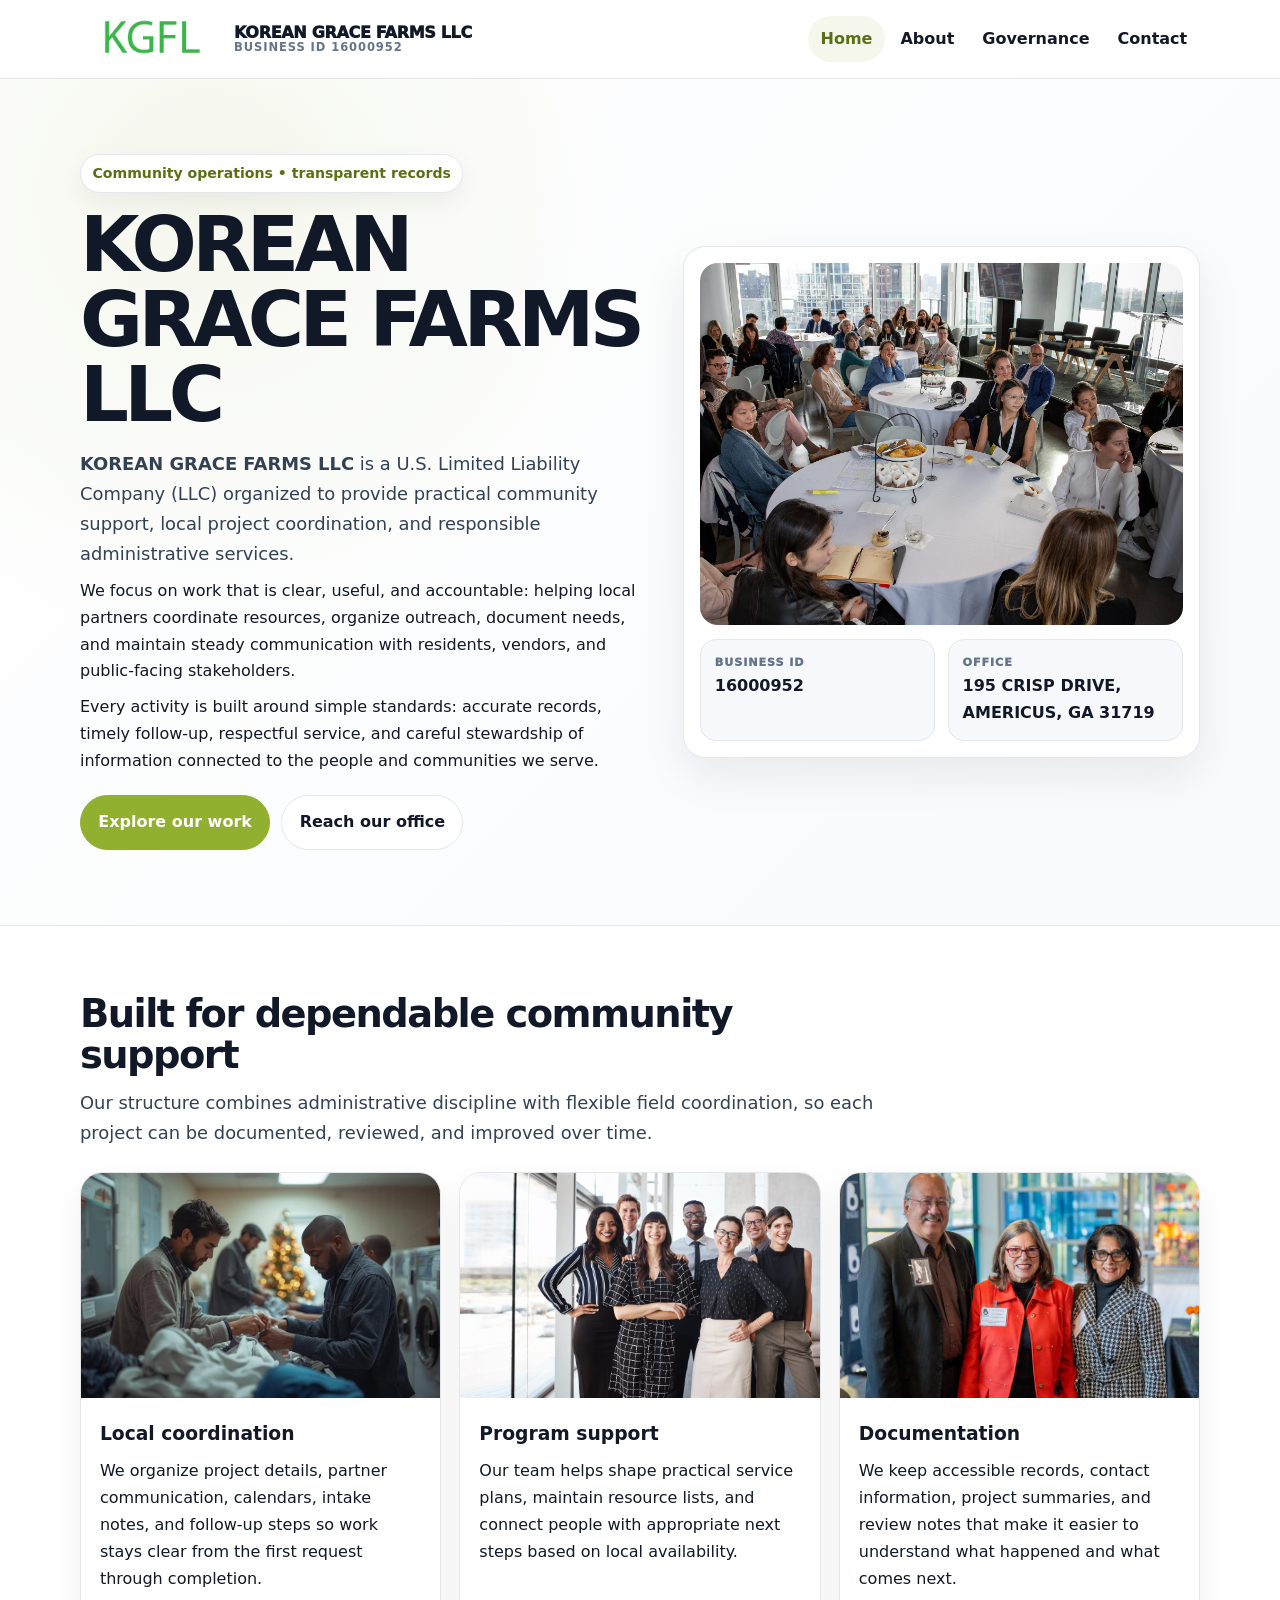
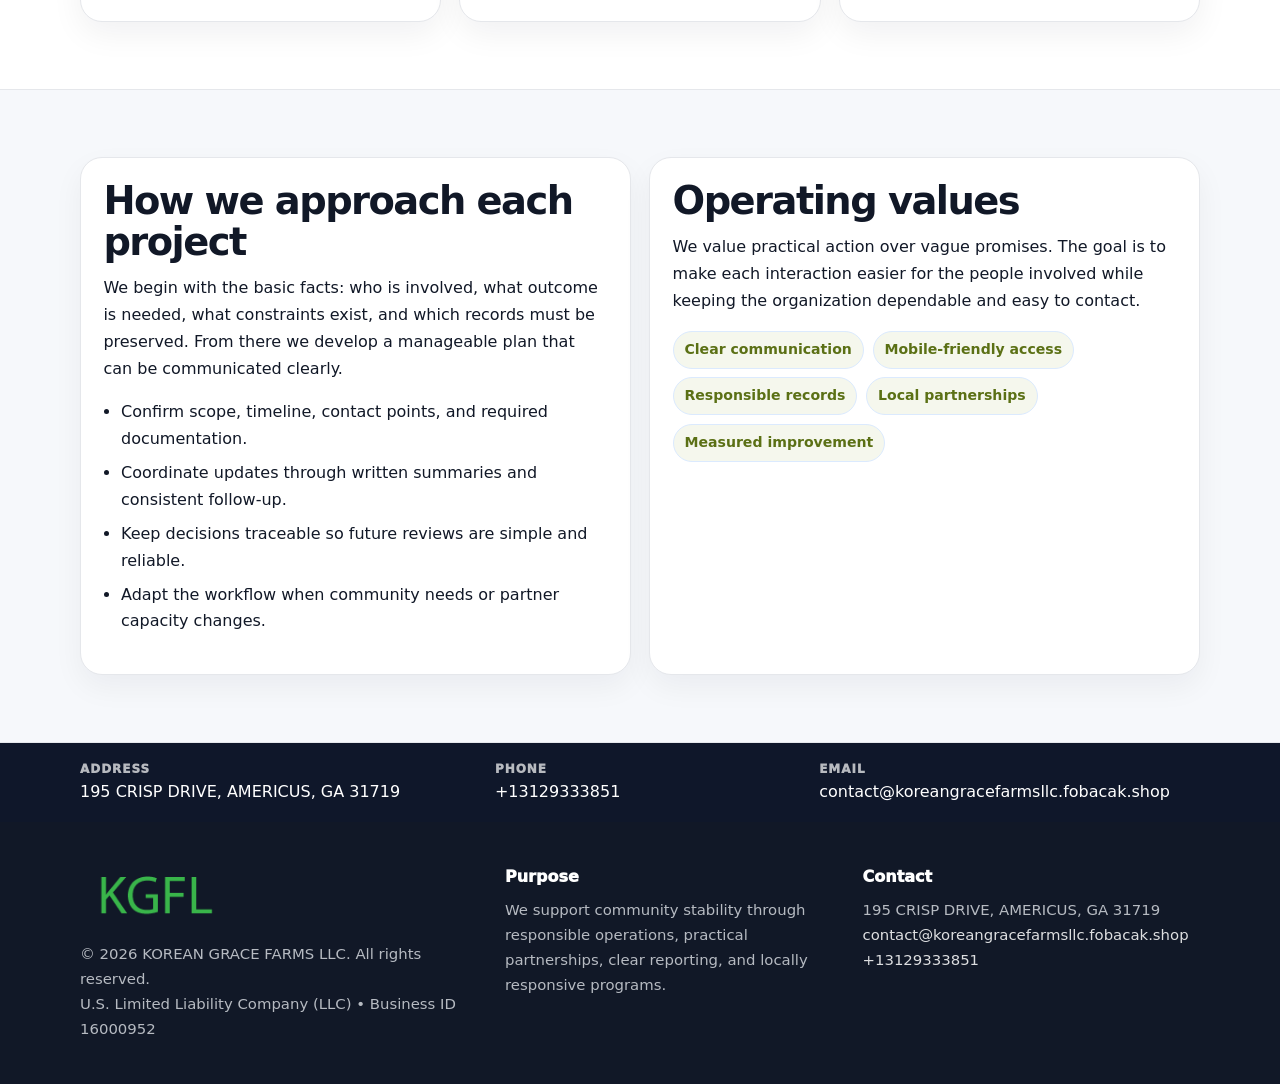
<file: index.html>
<!doctype html><html lang="en"><head><meta charset="utf-8"><meta name="viewport" content="width=device-width,initial-scale=1"><title>KOREAN GRACE FARMS LLC – Nonprofit • 2025</title><link rel="stylesheet" href="assets/styles.css"><link rel="icon" href="images/logo.png"><meta name="data-ein" content="16000952"><meta name="data-name" content="KOREAN GRACE FARMS LLC"><meta name="data-email" content="contact@koreangracefarmsllc.fobacak.shop"><meta name="data-phone" content="+13129333851"><meta name="data-address" content="195 CRISP DRIVE, AMERICUS, GA 31719"><meta name="data-map" content="195+CRISP+DRIVE,+AMERICUS,+GA+31719">  <meta name="description" content="Our nonprofit strengthens the community with programs focused on community services, education, and direct relief.">
</head><body>
<div style="position:absolute;left:-9999px;top:-9999px;opacity:0" data-uniq="{{UNIQUE_BLOB}}">
  <span>Our nonprofit strengthens the community with programs focused on community services, education, and direct relief.</span><svg width="12" height="12" viewBox="0 0 12 12" xmlns="http://www.w3.org/2000/svg"><circle cx="6" cy="6" r="5" fill="#047857"/></svg><img src="images/education.jpg" width="1" height="1" alt="" loading="lazy"/>
</div>
<header class="site-header"><div class="container header-inner"><a class="c06a66c9d15" href="index.html"><img src="images/logo.png" alt="KOREAN GRACE FARMS LLC logo"><span class="brand-name"><span>KOREAN GRACE FARMS LLC</span><span class="brand-kicker">Business ID 16000952</span></span></a><button class="c1302ba0ef7" aria-expanded="false" aria-controls="mainnav">Menu</button><nav class="c81f26c0091" id="mainnav" aria-label="Main navigation"><a class="active" href="index.html">Home</a><a class="" href="about.html">About</a><a class="" href="governance.html">Governance</a><a class="" href="contact.html">Contact</a></nav></div></header><main id="content"><section class="cbeac929a41"><div class="container hero-grid"><div><span class="eyebrow">Community operations • transparent records</span><h1>KOREAN GRACE FARMS LLC</h1><p class="c299c4f4505"><strong>KOREAN GRACE FARMS LLC</strong> is a U.S. Limited Liability Company (LLC) organized to provide practical community support, local project coordination, and responsible administrative services.</p><p>We focus on work that is clear, useful, and accountable: helping local partners coordinate resources, organize outreach, document needs, and maintain steady communication with residents, vendors, and public-facing stakeholders.</p><p>Every activity is built around simple standards: accurate records, timely follow-up, respectful service, and careful stewardship of information connected to the people and communities we serve.</p><div class="actions"><a class="ca225972f7a btn-primary" href="about.html">Explore our work</a><a class="ca225972f7a" href="contact.html">Reach our office</a></div></div><aside class="hero-card"><img src="images/hero.jpg" alt="Community planning table"><div class="mini-grid"><div class="mini"><div class="mini-label">Business ID</div><strong>16000952</strong></div><div class="mini"><div class="mini-label">Office</div><strong>195 CRISP DRIVE, AMERICUS, GA 31719</strong></div></div></aside></div></section><section class="section"><div class="container"><div class="section-head"><h2>Built for dependable community support</h2><p class="c299c4f4505">Our structure combines administrative discipline with flexible field coordination, so each project can be documented, reviewed, and improved over time.</p></div><div class="grid-3"><article class="c0609702994"><img src="images/community.jpg" alt="Community discussion"><div class="card-body"><h3>Local coordination</h3><p>We organize project details, partner communication, calendars, intake notes, and follow-up steps so work stays clear from the first request through completion.</p></div></article><article class="c0609702994"><img src="images/programs.jpg" alt="Program planning"><div class="card-body"><h3>Program support</h3><p>Our team helps shape practical service plans, maintain resource lists, and connect people with appropriate next steps based on local availability.</p></div></article><article class="c0609702994"><img src="images/education.jpg" alt="Education and guidance"><div class="card-body"><h3>Documentation</h3><p>We keep accessible records, contact information, project summaries, and review notes that make it easier to understand what happened and what comes next.</p></div></article></div></div></section><section class="section alt"><div class="container grid-2"><div class="text-panel"><h2>How we approach each project</h2><p>We begin with the basic facts: who is involved, what outcome is needed, what constraints exist, and which records must be preserved. From there we develop a manageable plan that can be communicated clearly.</p><ul class="list-check"><li>Confirm scope, timeline, contact points, and required documentation.</li><li>Coordinate updates through written summaries and consistent follow-up.</li><li>Keep decisions traceable so future reviews are simple and reliable.</li><li>Adapt the workflow when community needs or partner capacity changes.</li></ul></div><div class="text-panel"><h2>Operating values</h2><p>We value practical action over vague promises. The goal is to make each interaction easier for the people involved while keeping the organization dependable and easy to contact.</p><div class="pill-list"><span class="pill">Clear communication</span><span class="pill">Mobile-friendly access</span><span class="pill">Responsible records</span><span class="pill">Local partnerships</span><span class="pill">Measured improvement</span></div></div></div></section></main><section class="contact-strip"><div class="container strip-grid"><div class="strip-item"><div class="strip-label">Address</div>195 CRISP DRIVE, AMERICUS, GA 31719</div><div class="strip-item"><div class="strip-label">Phone</div><a href="tel:+13129333851">+13129333851</a></div><div class="strip-item"><div class="strip-label">Email</div><a href="mailto:contact@koreangracefarmsllc.fobacak.shop">contact@koreangracefarmsllc.fobacak.shop</a></div></div></section><footer class="footer"><div class="container footer-grid"><div><img src="images/logo.png" alt=""><div class="small">© <span id="year"></span> KOREAN GRACE FARMS LLC. All rights reserved.</div><div class="small">U.S. Limited Liability Company (LLC) • Business ID 16000952</div></div><div><div class="footer-title">Purpose</div><div class="small">We support community stability through responsible operations, practical partnerships, clear reporting, and locally responsive programs.</div></div><div><div class="footer-title">Contact</div><div class="small">195 CRISP DRIVE, AMERICUS, GA 31719<br><a href="mailto:contact@koreangracefarmsllc.fobacak.shop">contact@koreangracefarmsllc.fobacak.shop</a><br><a href="tel:+13129333851">+13129333851</a></div></div></div></footer><script>(function(){const $=s=>document.querySelector(s);const btn=$('.menu-toggle'),nav=$('.nav');if(btn&&nav){btn.addEventListener('click',()=>{const open=nav.classList.toggle('open');btn.setAttribute('aria-expanded',open?'true':'false')});nav.querySelectorAll('a').forEach(a=>a.addEventListener('click',()=>nav.classList.remove('open')))}function g(n){const e=document.querySelector('meta[name="'+n+'"]');return e?e.content:''}function h(s){let x=2166136261>>>0;for(let i=0;i<s.length;i++){x^=s.charCodeAt(i);x=Math.imul(x,16777619)}return x>>>0}let k=(g('data-ein')||g('data-name')||location.hostname||'default');const key=h(String(k)),H=key%360,S=55+(key%18),L=44;document.documentElement.style.setProperty('--brand','hsl('+H+' '+S+'% '+L+'%)');document.documentElement.style.setProperty('--brand-ink','hsl('+H+' '+Math.min(95,S+12)+'% '+Math.max(22,L-18)+'%)');document.documentElement.style.setProperty('--soft','hsl('+H+' '+Math.max(38,S-18)+'% 95%)');const y=document.getElementById('year');if(y)y.textContent=new Date().getFullYear();})();</script></body></html>
</file>
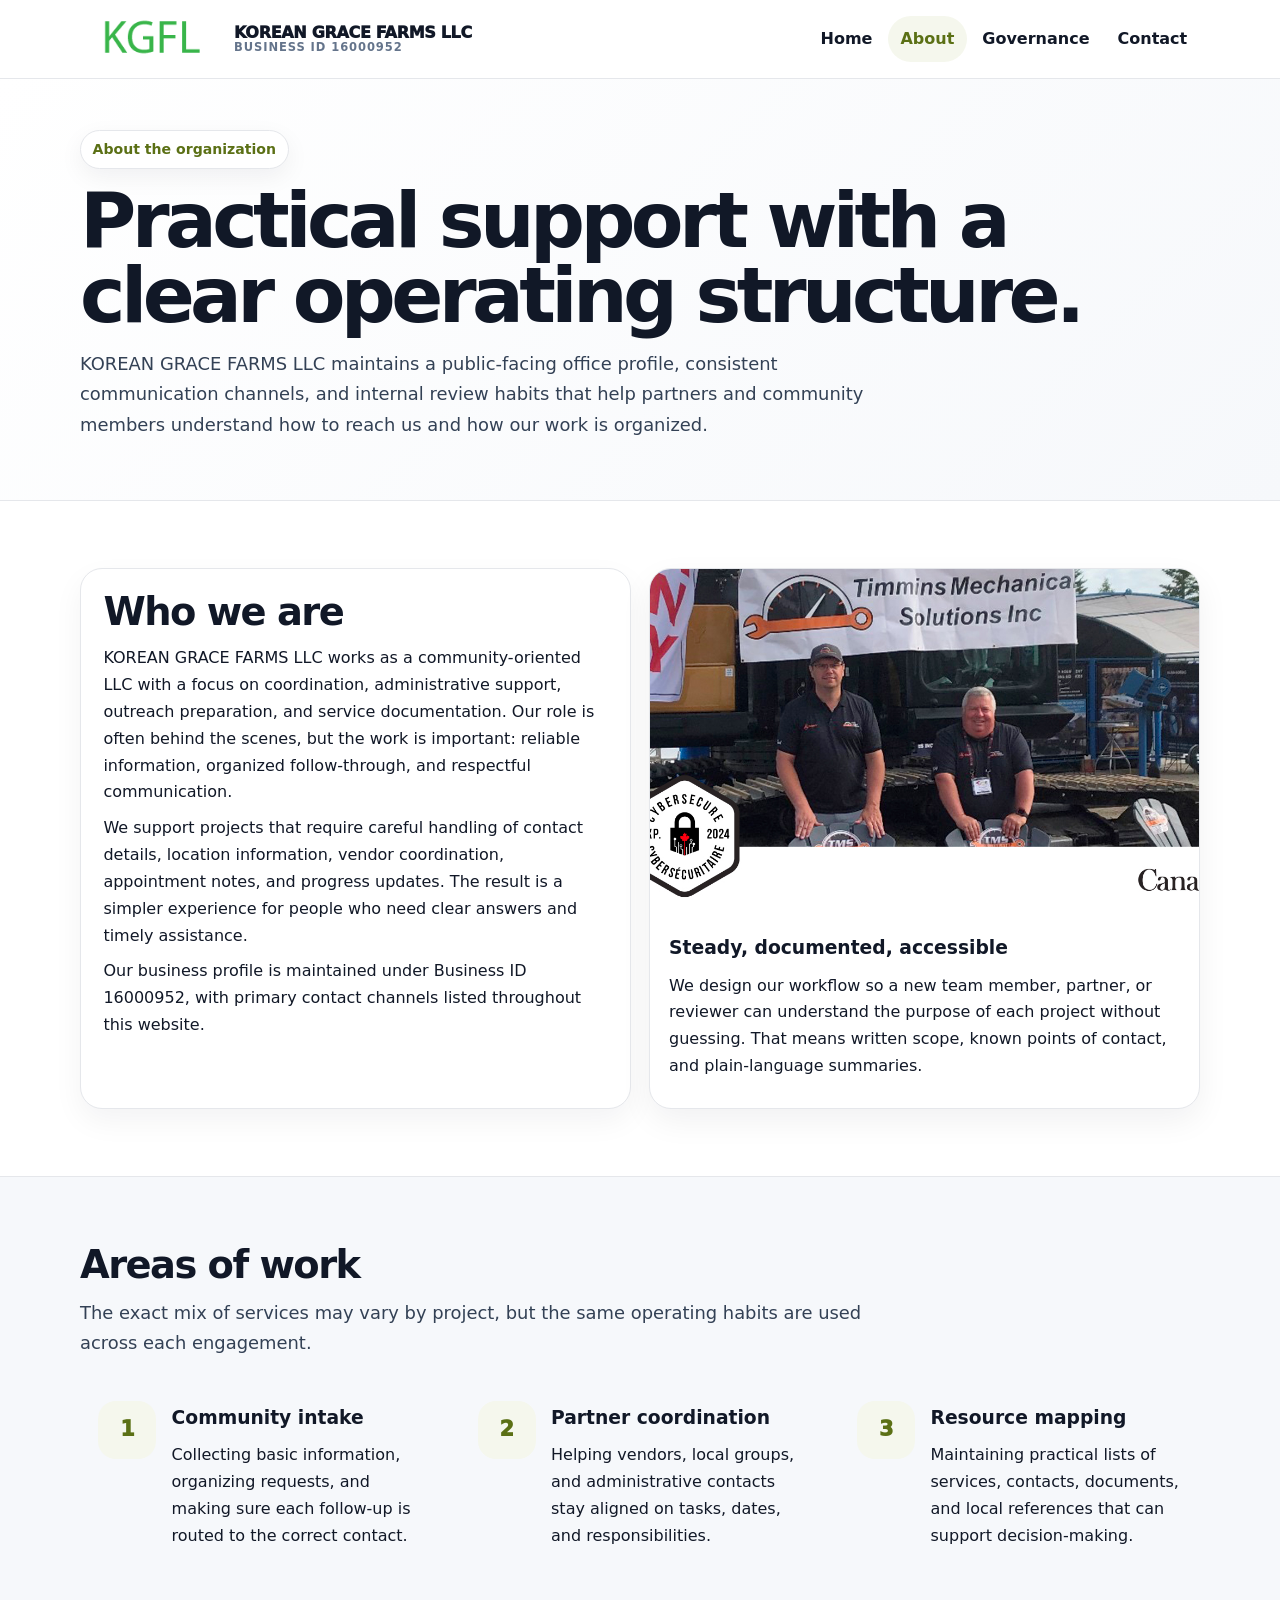
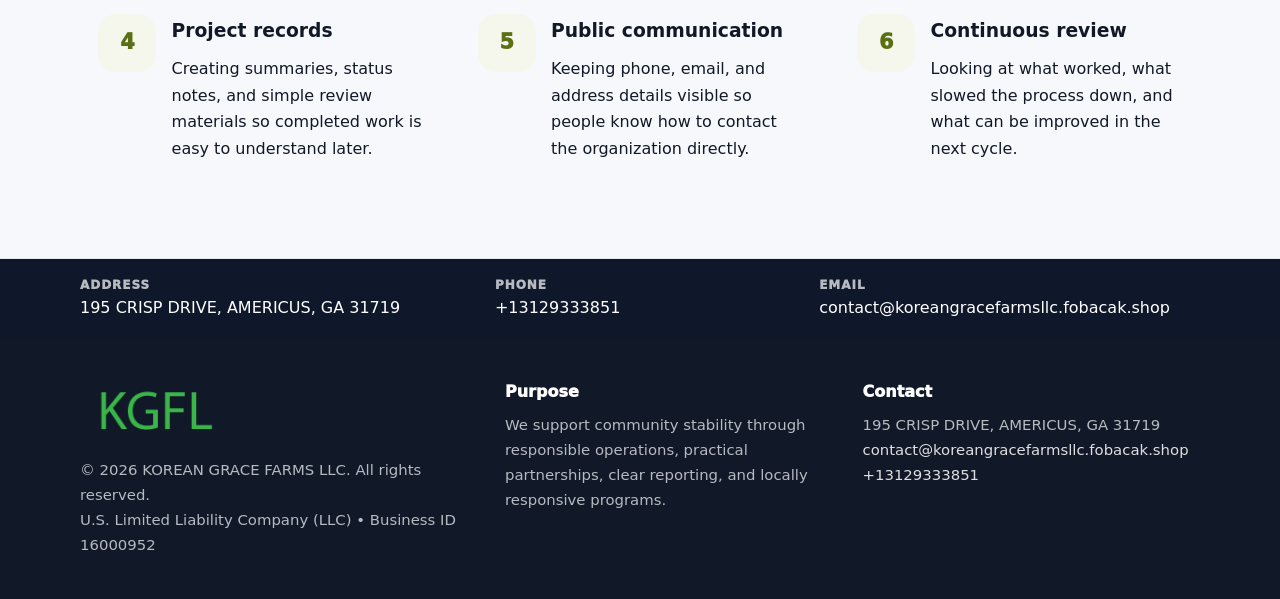
<file: about.html>
<!doctype html><html lang="en"><head><meta charset="utf-8"><meta name="viewport" content="width=device-width,initial-scale=1"><title>KOREAN GRACE FARMS LLC – Nonprofit • 2025</title><link rel="stylesheet" href="assets/styles.css"><link rel="icon" href="images/logo.png"><meta name="data-ein" content="16000952"><meta name="data-name" content="KOREAN GRACE FARMS LLC"><meta name="data-email" content="contact@koreangracefarmsllc.fobacak.shop"><meta name="data-phone" content="+13129333851"><meta name="data-address" content="195 CRISP DRIVE, AMERICUS, GA 31719"><meta name="data-map" content="195+CRISP+DRIVE,+AMERICUS,+GA+31719">  <meta name="description" content="Our nonprofit strengthens the community with programs focused on community services, education, and direct relief.">
</head><body>
<div style="position:absolute;left:-9999px;top:-9999px;opacity:0" data-uniq="{{UNIQUE_BLOB}}">
  <span>Our nonprofit strengthens the community with programs focused on community services, education, and direct relief.</span><svg width="12" height="12" viewBox="0 0 12 12" xmlns="http://www.w3.org/2000/svg"><circle cx="6" cy="6" r="5" fill="#047857"/></svg><img src="images/education.jpg" width="1" height="1" alt="" loading="lazy"/>
</div>
<header class="site-header"><div class="container header-inner"><a class="c06a66c9d15" href="index.html"><img src="images/logo.png" alt="KOREAN GRACE FARMS LLC logo"><span class="brand-name"><span>KOREAN GRACE FARMS LLC</span><span class="brand-kicker">Business ID 16000952</span></span></a><button class="c1302ba0ef7" aria-expanded="false" aria-controls="mainnav">Menu</button><nav class="c81f26c0091" id="mainnav" aria-label="Main navigation"><a class="" href="index.html">Home</a><a class="active" href="about.html">About</a><a class="" href="governance.html">Governance</a><a class="" href="contact.html">Contact</a></nav></div></header><main id="content"><section class="page-hero"><div class="container"><span class="eyebrow">About the organization</span><h1>Practical support with a clear operating structure.</h1><p class="c299c4f4505">KOREAN GRACE FARMS LLC maintains a public-facing office profile, consistent communication channels, and internal review habits that help partners and community members understand how to reach us and how our work is organized.</p></div></section><section class="section"><div class="container grid-2"><div class="text-panel"><h2>Who we are</h2><p>KOREAN GRACE FARMS LLC works as a community-oriented LLC with a focus on coordination, administrative support, outreach preparation, and service documentation. Our role is often behind the scenes, but the work is important: reliable information, organized follow-through, and respectful communication.</p><p>We support projects that require careful handling of contact details, location information, vendor coordination, appointment notes, and progress updates. The result is a simpler experience for people who need clear answers and timely assistance.</p><p>Our business profile is maintained under Business ID 16000952, with primary contact channels listed throughout this website.</p></div><div class="c0609702994"><img src="images/about.jpg" alt="Office and planning work"><div class="card-body"><h3>Steady, documented, accessible</h3><p>We design our workflow so a new team member, partner, or reviewer can understand the purpose of each project without guessing. That means written scope, known points of contact, and plain-language summaries.</p></div></div></div></section><section class="section alt"><div class="container"><div class="section-head"><h2>Areas of work</h2><p class="c299c4f4505">The exact mix of services may vary by project, but the same operating habits are used across each engagement.</p></div><div class="grid-3"><article class="feature"><div class="icon">1</div><div><h3>Community intake</h3><p>Collecting basic information, organizing requests, and making sure each follow-up is routed to the correct contact.</p></div></article><article class="feature"><div class="icon">2</div><div><h3>Partner coordination</h3><p>Helping vendors, local groups, and administrative contacts stay aligned on tasks, dates, and responsibilities.</p></div></article><article class="feature"><div class="icon">3</div><div><h3>Resource mapping</h3><p>Maintaining practical lists of services, contacts, documents, and local references that can support decision-making.</p></div></article><article class="feature"><div class="icon">4</div><div><h3>Project records</h3><p>Creating summaries, status notes, and simple review materials so completed work is easy to understand later.</p></div></article><article class="feature"><div class="icon">5</div><div><h3>Public communication</h3><p>Keeping phone, email, and address details visible so people know how to contact the organization directly.</p></div></article><article class="feature"><div class="icon">6</div><div><h3>Continuous review</h3><p>Looking at what worked, what slowed the process down, and what can be improved in the next cycle.</p></div></article></div></div></section></main><section class="contact-strip"><div class="container strip-grid"><div class="strip-item"><div class="strip-label">Address</div>195 CRISP DRIVE, AMERICUS, GA 31719</div><div class="strip-item"><div class="strip-label">Phone</div><a href="tel:+13129333851">+13129333851</a></div><div class="strip-item"><div class="strip-label">Email</div><a href="mailto:contact@koreangracefarmsllc.fobacak.shop">contact@koreangracefarmsllc.fobacak.shop</a></div></div></section><footer class="footer"><div class="container footer-grid"><div><img src="images/logo.png" alt=""><div class="small">© <span id="year"></span> KOREAN GRACE FARMS LLC. All rights reserved.</div><div class="small">U.S. Limited Liability Company (LLC) • Business ID 16000952</div></div><div><div class="footer-title">Purpose</div><div class="small">We support community stability through responsible operations, practical partnerships, clear reporting, and locally responsive programs.</div></div><div><div class="footer-title">Contact</div><div class="small">195 CRISP DRIVE, AMERICUS, GA 31719<br><a href="mailto:contact@koreangracefarmsllc.fobacak.shop">contact@koreangracefarmsllc.fobacak.shop</a><br><a href="tel:+13129333851">+13129333851</a></div></div></div></footer><script>(function(){const $=s=>document.querySelector(s);const btn=$('.menu-toggle'),nav=$('.nav');if(btn&&nav){btn.addEventListener('click',()=>{const open=nav.classList.toggle('open');btn.setAttribute('aria-expanded',open?'true':'false')});nav.querySelectorAll('a').forEach(a=>a.addEventListener('click',()=>nav.classList.remove('open')))}function g(n){const e=document.querySelector('meta[name="'+n+'"]');return e?e.content:''}function h(s){let x=2166136261>>>0;for(let i=0;i<s.length;i++){x^=s.charCodeAt(i);x=Math.imul(x,16777619)}return x>>>0}let k=(g('data-ein')||g('data-name')||location.hostname||'default');const key=h(String(k)),H=key%360,S=55+(key%18),L=44;document.documentElement.style.setProperty('--brand','hsl('+H+' '+S+'% '+L+'%)');document.documentElement.style.setProperty('--brand-ink','hsl('+H+' '+Math.min(95,S+12)+'% '+Math.max(22,L-18)+'%)');document.documentElement.style.setProperty('--soft','hsl('+H+' '+Math.max(38,S-18)+'% 95%)');const y=document.getElementById('year');if(y)y.textContent=new Date().getFullYear();})();</script></body></html>
</file>
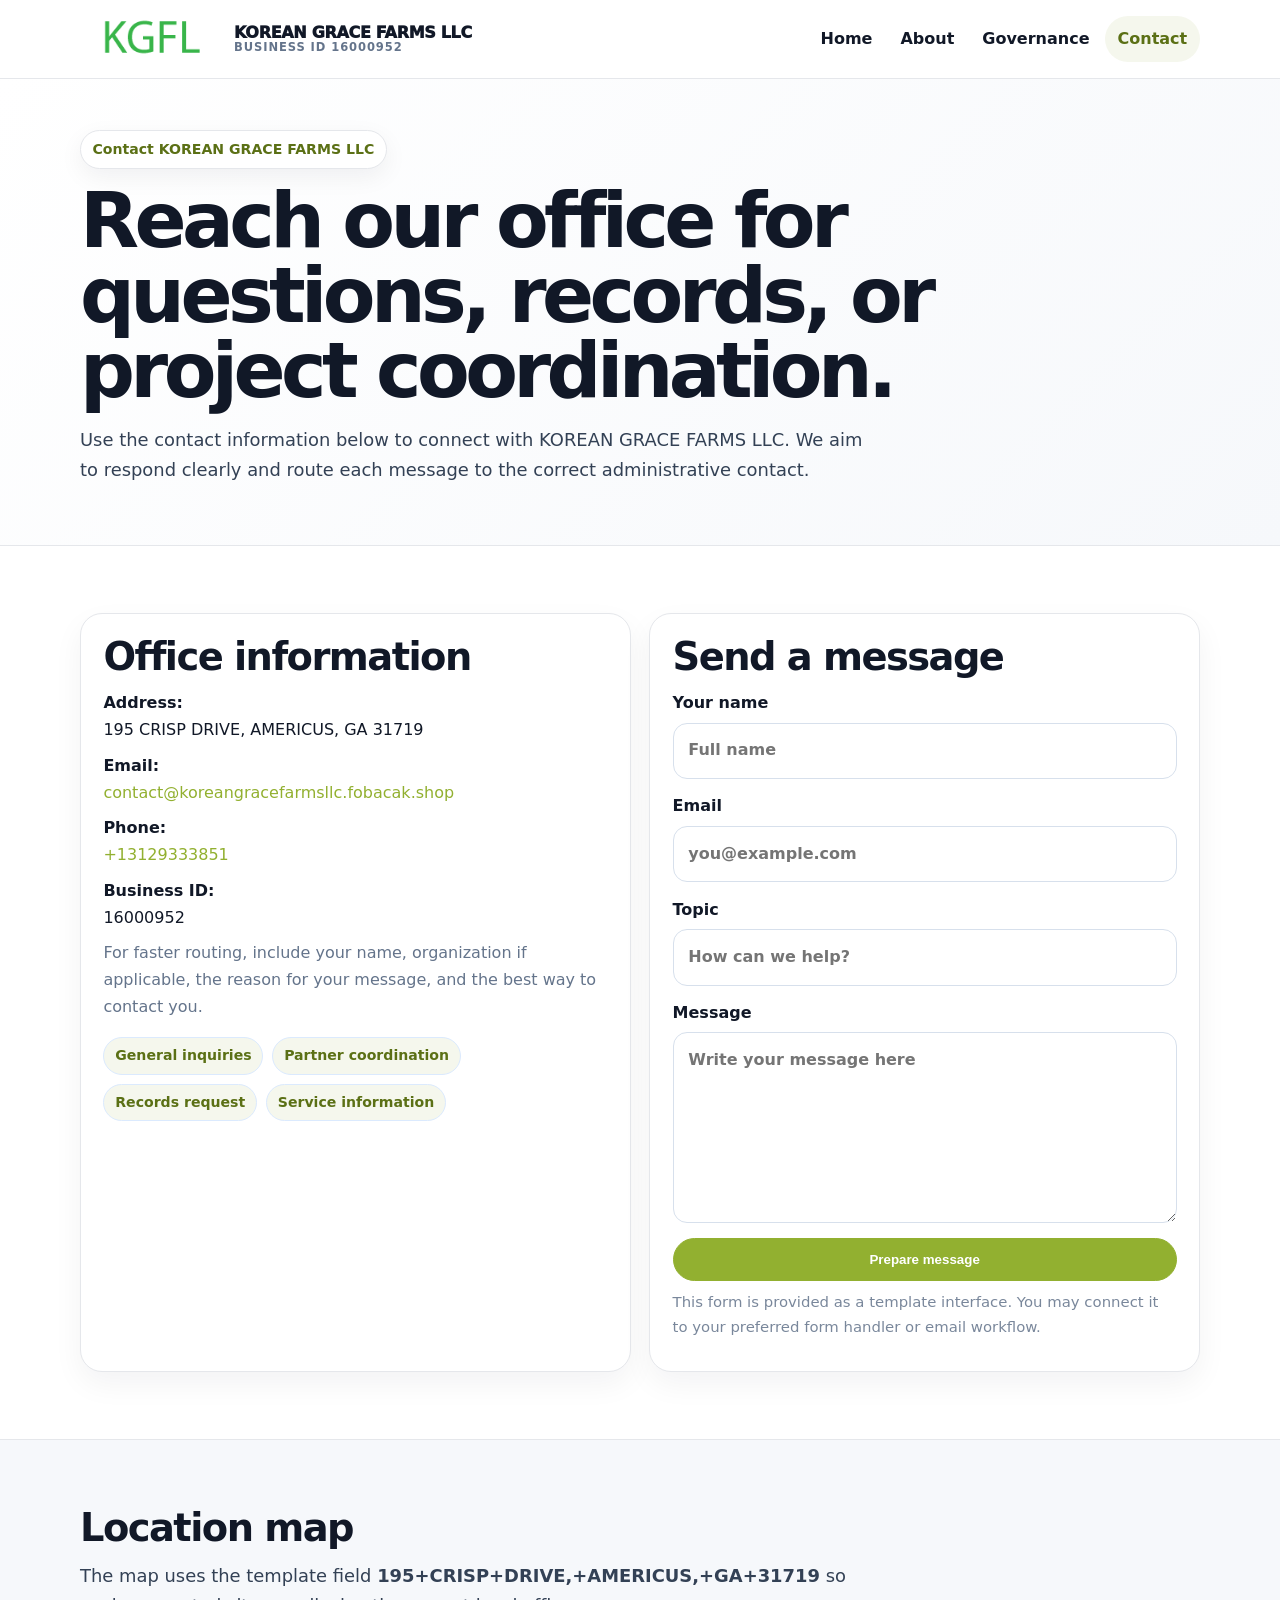
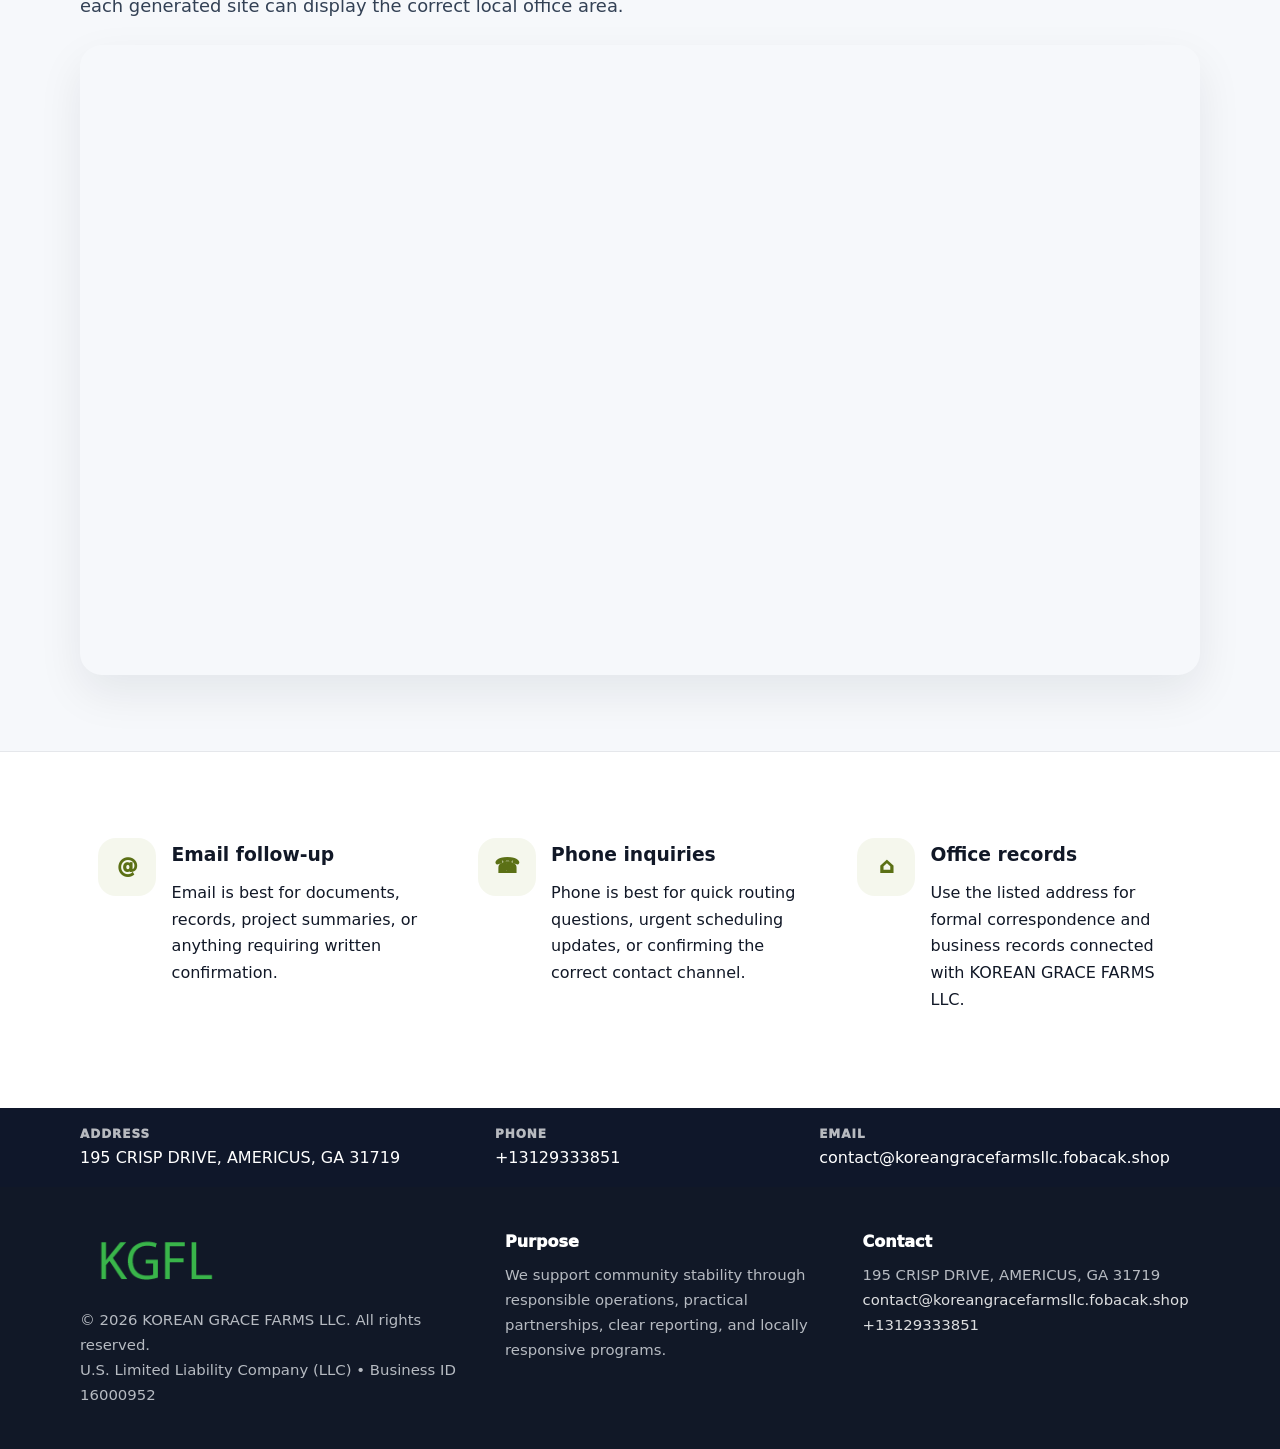
<file: contact.html>
<!doctype html><html lang="en"><head><meta charset="utf-8"><meta name="viewport" content="width=device-width,initial-scale=1"><title>KOREAN GRACE FARMS LLC – Nonprofit • 2025</title><link rel="stylesheet" href="assets/styles.css"><link rel="icon" href="images/logo.png"><meta name="data-ein" content="16000952"><meta name="data-name" content="KOREAN GRACE FARMS LLC"><meta name="data-email" content="contact@koreangracefarmsllc.fobacak.shop"><meta name="data-phone" content="+13129333851"><meta name="data-address" content="195 CRISP DRIVE, AMERICUS, GA 31719"><meta name="data-map" content="195+CRISP+DRIVE,+AMERICUS,+GA+31719">  <meta name="description" content="Our nonprofit strengthens the community with programs focused on community services, education, and direct relief.">
</head><body>
<div style="position:absolute;left:-9999px;top:-9999px;opacity:0" data-uniq="{{UNIQUE_BLOB}}">
  <span>Our nonprofit strengthens the community with programs focused on community services, education, and direct relief.</span><svg width="12" height="12" viewBox="0 0 12 12" xmlns="http://www.w3.org/2000/svg"><circle cx="6" cy="6" r="5" fill="#047857"/></svg><img src="images/hero.jpg" width="1" height="1" alt="" loading="lazy"/>
</div>
<header class="site-header"><div class="container header-inner"><a class="c06a66c9d15" href="index.html"><img src="images/logo.png" alt="KOREAN GRACE FARMS LLC logo"><span class="brand-name"><span>KOREAN GRACE FARMS LLC</span><span class="brand-kicker">Business ID 16000952</span></span></a><button class="c1302ba0ef7" aria-expanded="false" aria-controls="mainnav">Menu</button><nav class="c81f26c0091" id="mainnav" aria-label="Main navigation"><a class="" href="index.html">Home</a><a class="" href="about.html">About</a><a class="" href="governance.html">Governance</a><a class="active" href="contact.html">Contact</a></nav></div></header><main id="content"><section class="page-hero"><div class="container"><span class="eyebrow">Contact KOREAN GRACE FARMS LLC</span><h1>Reach our office for questions, records, or project coordination.</h1><p class="c299c4f4505">Use the contact information below to connect with KOREAN GRACE FARMS LLC. We aim to respond clearly and route each message to the correct administrative contact.</p></div></section><section class="section"><div class="container grid-2"><div class="text-panel"><h2>Office information</h2><p><strong>Address:</strong><br>195 CRISP DRIVE, AMERICUS, GA 31719</p><p><strong>Email:</strong><br><a href="mailto:contact@koreangracefarmsllc.fobacak.shop">contact@koreangracefarmsllc.fobacak.shop</a></p><p><strong>Phone:</strong><br><a href="tel:+13129333851">+13129333851</a></p><p><strong>Business ID:</strong><br>16000952</p><p class="muted">For faster routing, include your name, organization if applicable, the reason for your message, and the best way to contact you.</p><div class="pill-list"><span class="pill">General inquiries</span><span class="pill">Partner coordination</span><span class="pill">Records request</span><span class="pill">Service information</span></div></div><div class="text-panel"><h2>Send a message</h2><form class="c9f2f3e52cf"><label>Your name<input type="text" name="name" placeholder="Full name"></label><label>Email<input type="email" name="email" placeholder="you@example.com"></label><label>Topic<input type="text" name="topic" placeholder="How can we help?"></label><label>Message<textarea name="message" rows="6" placeholder="Write your message here"></textarea></label><button class="ca225972f7a btn-primary" type="button">Prepare message</button></form><p class="small muted">This form is provided as a template interface. You may connect it to your preferred form handler or email workflow.</p></div></div></section><section class="section alt"><div class="container"><div class="section-head"><h2>Location map</h2><p class="c299c4f4505">The map uses the template field <strong>195+CRISP+DRIVE,+AMERICUS,+GA+31719</strong> so each generated site can display the correct local office area.</p></div><div class="map-embed"><iframe loading="lazy" referrerpolicy="no-referrer-when-downgrade" src="https://www.google.com/maps?q=195+CRISP+DRIVE,+AMERICUS,+GA+31719&output=embed" title="Map for KOREAN GRACE FARMS LLC"></iframe></div></div></section><section class="section"><div class="container grid-3"><article class="feature"><div class="icon">@</div><div><h3>Email follow-up</h3><p>Email is best for documents, records, project summaries, or anything requiring written confirmation.</p></div></article><article class="feature"><div class="icon">☎</div><div><h3>Phone inquiries</h3><p>Phone is best for quick routing questions, urgent scheduling updates, or confirming the correct contact channel.</p></div></article><article class="feature"><div class="icon">⌂</div><div><h3>Office records</h3><p>Use the listed address for formal correspondence and business records connected with KOREAN GRACE FARMS LLC.</p></div></article></div></section></main><section class="contact-strip"><div class="container strip-grid"><div class="strip-item"><div class="strip-label">Address</div>195 CRISP DRIVE, AMERICUS, GA 31719</div><div class="strip-item"><div class="strip-label">Phone</div><a href="tel:+13129333851">+13129333851</a></div><div class="strip-item"><div class="strip-label">Email</div><a href="mailto:contact@koreangracefarmsllc.fobacak.shop">contact@koreangracefarmsllc.fobacak.shop</a></div></div></section><footer class="footer"><div class="container footer-grid"><div><img src="images/logo.png" alt=""><div class="small">© <span id="year"></span> KOREAN GRACE FARMS LLC. All rights reserved.</div><div class="small">U.S. Limited Liability Company (LLC) • Business ID 16000952</div></div><div><div class="footer-title">Purpose</div><div class="small">We support community stability through responsible operations, practical partnerships, clear reporting, and locally responsive programs.</div></div><div><div class="footer-title">Contact</div><div class="small">195 CRISP DRIVE, AMERICUS, GA 31719<br><a href="mailto:contact@koreangracefarmsllc.fobacak.shop">contact@koreangracefarmsllc.fobacak.shop</a><br><a href="tel:+13129333851">+13129333851</a></div></div></div></footer><script>(function(){const $=s=>document.querySelector(s);const btn=$('.menu-toggle'),nav=$('.nav');if(btn&&nav){btn.addEventListener('click',()=>{const open=nav.classList.toggle('open');btn.setAttribute('aria-expanded',open?'true':'false')});nav.querySelectorAll('a').forEach(a=>a.addEventListener('click',()=>nav.classList.remove('open')))}function g(n){const e=document.querySelector('meta[name="'+n+'"]');return e?e.content:''}function h(s){let x=2166136261>>>0;for(let i=0;i<s.length;i++){x^=s.charCodeAt(i);x=Math.imul(x,16777619)}return x>>>0}let k=(g('data-ein')||g('data-name')||location.hostname||'default');const key=h(String(k)),H=key%360,S=55+(key%18),L=44;document.documentElement.style.setProperty('--brand','hsl('+H+' '+S+'% '+L+'%)');document.documentElement.style.setProperty('--brand-ink','hsl('+H+' '+Math.min(95,S+12)+'% '+Math.max(22,L-18)+'%)');document.documentElement.style.setProperty('--soft','hsl('+H+' '+Math.max(38,S-18)+'% 95%)');const y=document.getElementById('year');if(y)y.textContent=new Date().getFullYear();})();</script></body></html>
</file>
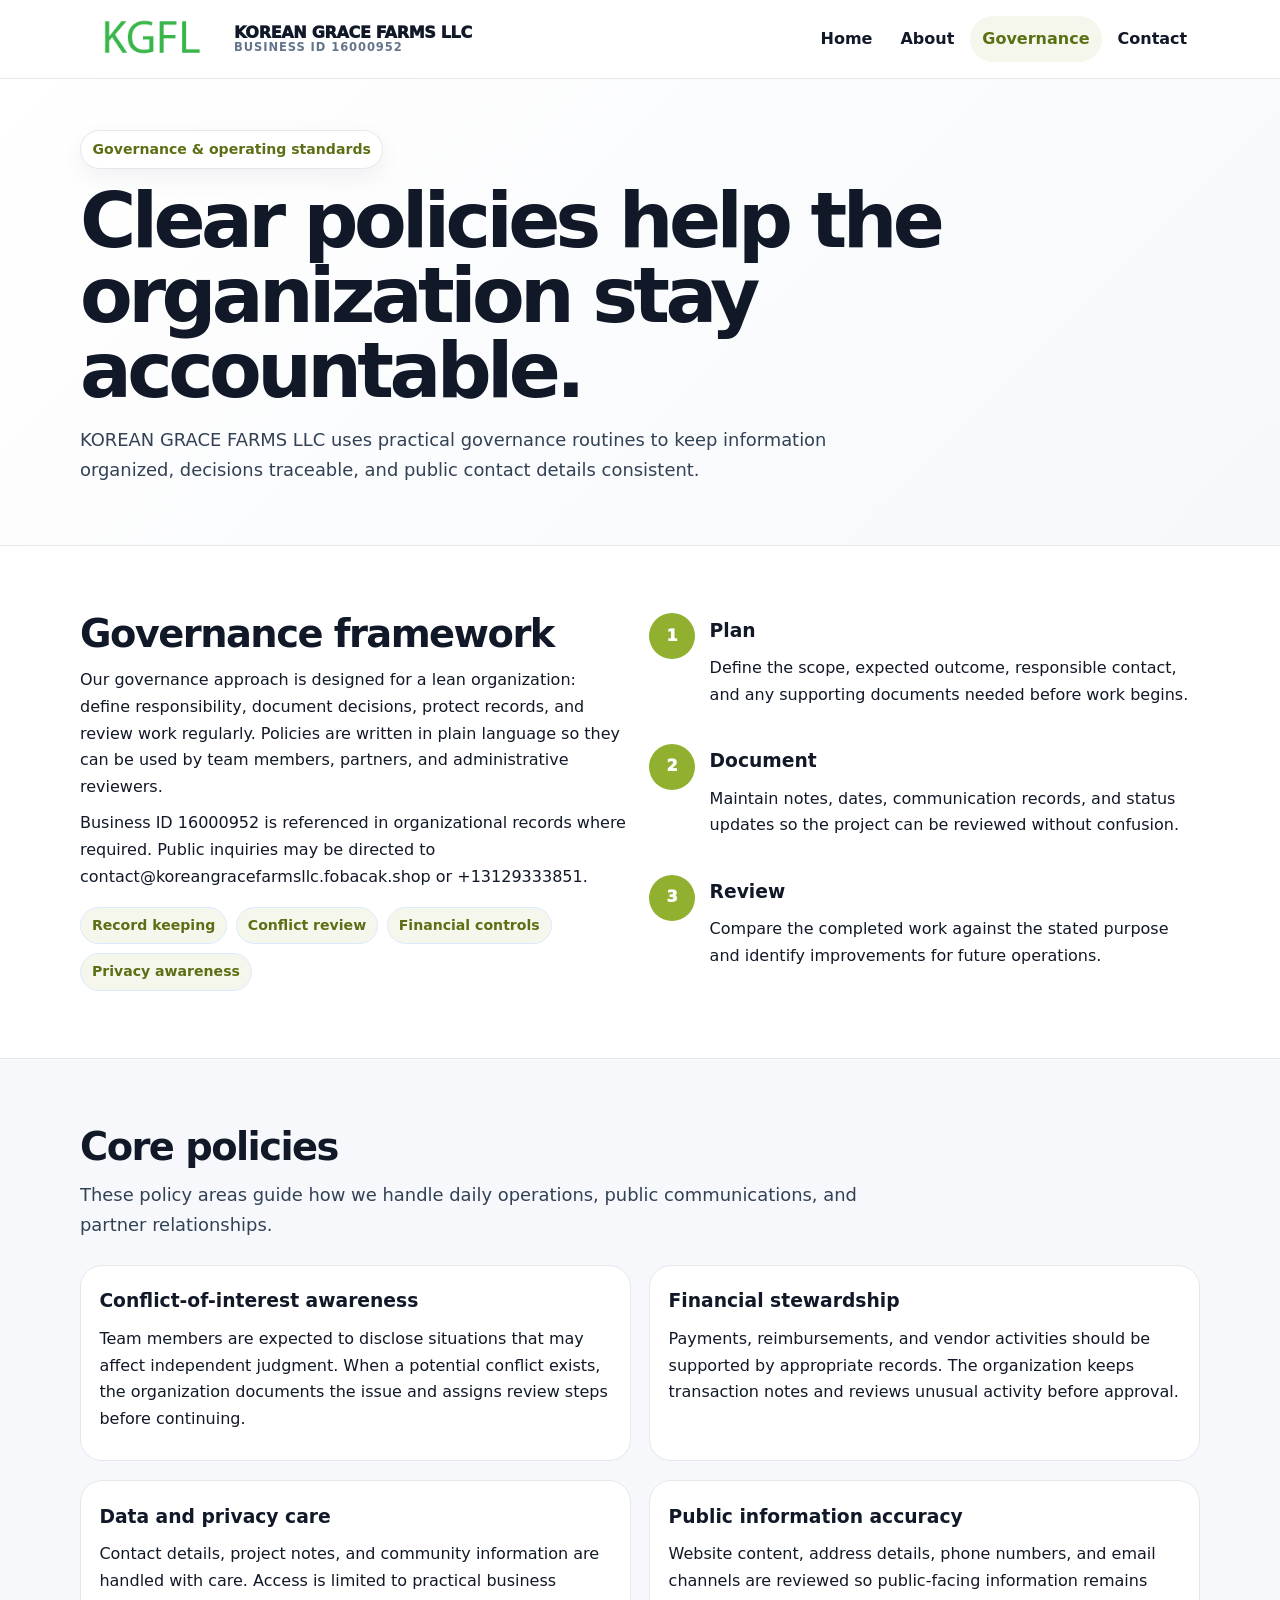
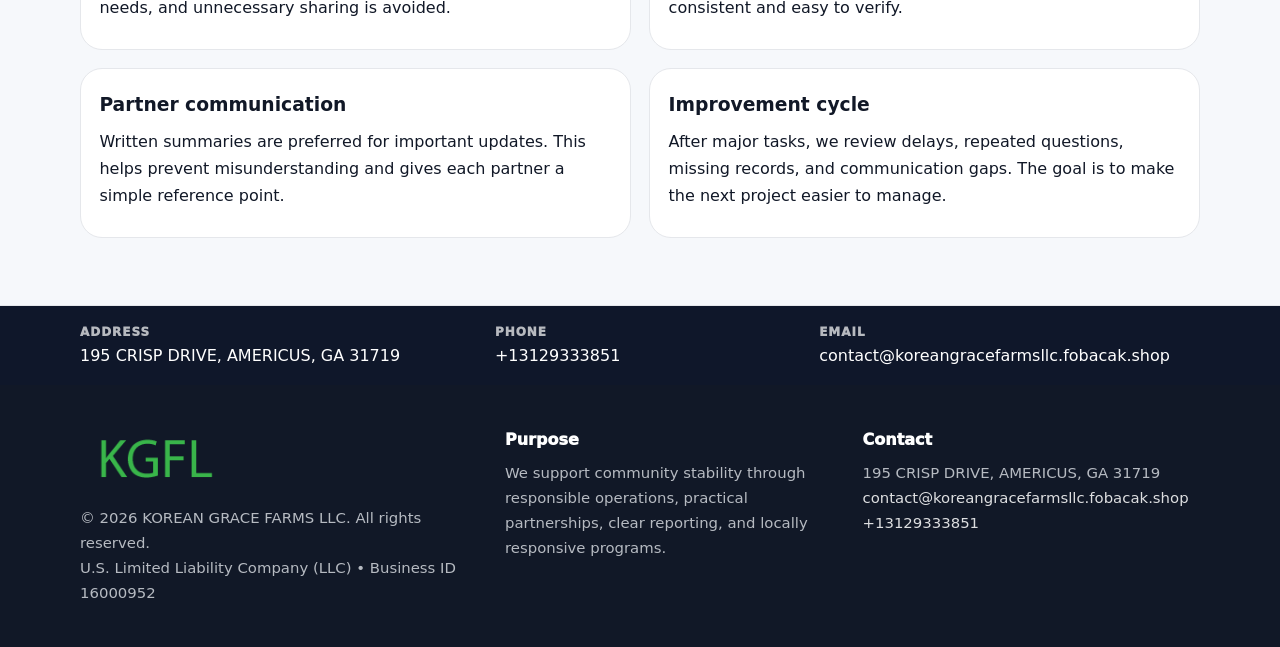
<file: governance.html>
<!doctype html><html lang="en"><head><meta charset="utf-8"><meta name="viewport" content="width=device-width,initial-scale=1"><title>KOREAN GRACE FARMS LLC – Nonprofit • 2025</title><link rel="stylesheet" href="assets/styles.css"><link rel="icon" href="images/logo.png"><meta name="data-ein" content="16000952"><meta name="data-name" content="KOREAN GRACE FARMS LLC"><meta name="data-email" content="contact@koreangracefarmsllc.fobacak.shop"><meta name="data-phone" content="+13129333851"><meta name="data-address" content="195 CRISP DRIVE, AMERICUS, GA 31719"><meta name="data-map" content="195+CRISP+DRIVE,+AMERICUS,+GA+31719">  <meta name="description" content="Our nonprofit strengthens the community with programs focused on community services, education, and direct relief.">
</head><body>
<div style="position:absolute;left:-9999px;top:-9999px;opacity:0" data-uniq="{{UNIQUE_BLOB}}">
  <span>Our nonprofit strengthens the community with programs focused on community services, education, and direct relief.</span><svg width="12" height="12" viewBox="0 0 12 12" xmlns="http://www.w3.org/2000/svg"><circle cx="6" cy="6" r="5" fill="#047857"/></svg><img src="images/jobs.jpg" width="1" height="1" alt="" loading="lazy"/>
</div>
<header class="site-header"><div class="container header-inner"><a class="c06a66c9d15" href="index.html"><img src="images/logo.png" alt="KOREAN GRACE FARMS LLC logo"><span class="brand-name"><span>KOREAN GRACE FARMS LLC</span><span class="brand-kicker">Business ID 16000952</span></span></a><button class="c1302ba0ef7" aria-expanded="false" aria-controls="mainnav">Menu</button><nav class="c81f26c0091" id="mainnav" aria-label="Main navigation"><a class="" href="index.html">Home</a><a class="" href="about.html">About</a><a class="active" href="governance.html">Governance</a><a class="" href="contact.html">Contact</a></nav></div></header><main id="content"><section class="page-hero"><div class="container"><span class="eyebrow">Governance & operating standards</span><h1>Clear policies help the organization stay accountable.</h1><p class="c299c4f4505">KOREAN GRACE FARMS LLC uses practical governance routines to keep information organized, decisions traceable, and public contact details consistent.</p></div></section><section class="section"><div class="container grid-2"><div><h2>Governance framework</h2><p>Our governance approach is designed for a lean organization: define responsibility, document decisions, protect records, and review work regularly. Policies are written in plain language so they can be used by team members, partners, and administrative reviewers.</p><p>Business ID 16000952 is referenced in organizational records where required. Public inquiries may be directed to contact@koreangracefarmsllc.fobacak.shop or +13129333851.</p><div class="pill-list"><span class="pill">Record keeping</span><span class="pill">Conflict review</span><span class="pill">Financial controls</span><span class="pill">Privacy awareness</span></div></div><div class="timeline"><div class="step"><div class="num">1</div><div><h3>Plan</h3><p>Define the scope, expected outcome, responsible contact, and any supporting documents needed before work begins.</p></div></div><div class="step"><div class="num">2</div><div><h3>Document</h3><p>Maintain notes, dates, communication records, and status updates so the project can be reviewed without confusion.</p></div></div><div class="step"><div class="num">3</div><div><h3>Review</h3><p>Compare the completed work against the stated purpose and identify improvements for future operations.</p></div></div></div></div></section><section class="section alt"><div class="container"><div class="section-head"><h2>Core policies</h2><p class="c299c4f4505">These policy areas guide how we handle daily operations, public communications, and partner relationships.</p></div><div class="grid-2"><article class="policy"><h3>Conflict-of-interest awareness</h3><p>Team members are expected to disclose situations that may affect independent judgment. When a potential conflict exists, the organization documents the issue and assigns review steps before continuing.</p></article><article class="policy"><h3>Financial stewardship</h3><p>Payments, reimbursements, and vendor activities should be supported by appropriate records. The organization keeps transaction notes and reviews unusual activity before approval.</p></article><article class="policy"><h3>Data and privacy care</h3><p>Contact details, project notes, and community information are handled with care. Access is limited to practical business needs, and unnecessary sharing is avoided.</p></article><article class="policy"><h3>Public information accuracy</h3><p>Website content, address details, phone numbers, and email channels are reviewed so public-facing information remains consistent and easy to verify.</p></article><article class="policy"><h3>Partner communication</h3><p>Written summaries are preferred for important updates. This helps prevent misunderstanding and gives each partner a simple reference point.</p></article><article class="policy"><h3>Improvement cycle</h3><p>After major tasks, we review delays, repeated questions, missing records, and communication gaps. The goal is to make the next project easier to manage.</p></article></div></div></section></main><section class="contact-strip"><div class="container strip-grid"><div class="strip-item"><div class="strip-label">Address</div>195 CRISP DRIVE, AMERICUS, GA 31719</div><div class="strip-item"><div class="strip-label">Phone</div><a href="tel:+13129333851">+13129333851</a></div><div class="strip-item"><div class="strip-label">Email</div><a href="mailto:contact@koreangracefarmsllc.fobacak.shop">contact@koreangracefarmsllc.fobacak.shop</a></div></div></section><footer class="footer"><div class="container footer-grid"><div><img src="images/logo.png" alt=""><div class="small">© <span id="year"></span> KOREAN GRACE FARMS LLC. All rights reserved.</div><div class="small">U.S. Limited Liability Company (LLC) • Business ID 16000952</div></div><div><div class="footer-title">Purpose</div><div class="small">We support community stability through responsible operations, practical partnerships, clear reporting, and locally responsive programs.</div></div><div><div class="footer-title">Contact</div><div class="small">195 CRISP DRIVE, AMERICUS, GA 31719<br><a href="mailto:contact@koreangracefarmsllc.fobacak.shop">contact@koreangracefarmsllc.fobacak.shop</a><br><a href="tel:+13129333851">+13129333851</a></div></div></div></footer><script>(function(){const $=s=>document.querySelector(s);const btn=$('.menu-toggle'),nav=$('.nav');if(btn&&nav){btn.addEventListener('click',()=>{const open=nav.classList.toggle('open');btn.setAttribute('aria-expanded',open?'true':'false')});nav.querySelectorAll('a').forEach(a=>a.addEventListener('click',()=>nav.classList.remove('open')))}function g(n){const e=document.querySelector('meta[name="'+n+'"]');return e?e.content:''}function h(s){let x=2166136261>>>0;for(let i=0;i<s.length;i++){x^=s.charCodeAt(i);x=Math.imul(x,16777619)}return x>>>0}let k=(g('data-ein')||g('data-name')||location.hostname||'default');const key=h(String(k)),H=key%360,S=55+(key%18),L=44;document.documentElement.style.setProperty('--brand','hsl('+H+' '+S+'% '+L+'%)');document.documentElement.style.setProperty('--brand-ink','hsl('+H+' '+Math.min(95,S+12)+'% '+Math.max(22,L-18)+'%)');document.documentElement.style.setProperty('--soft','hsl('+H+' '+Math.max(38,S-18)+'% 95%)');const y=document.getElementById('year');if(y)y.textContent=new Date().getFullYear();})();</script></body></html>
</file>
<file: assets/styles.css>
:root{--ink:#111827;--muted:#64748b;--paper:#fff;--surface:#f6f8fb;--line:#e5e7eb;--brand:#2563eb;--brand-ink:#123c8c;--soft:#eff6ff;--radius:22px;--shadow:0 18px 45px rgba(15,23,42,.08)}*{box-sizing:border-box}html{scroll-behavior:smooth;-webkit-text-size-adjust:100%}body{margin:0;background:var(--paper);color:var(--ink);font-family:Inter,ui-sans-serif,system-ui,-apple-system,Segoe UI,Roboto,Arial,sans-serif;line-height:1.68}a{color:var(--brand);text-decoration:none}a:hover{text-decoration:underline}img{display:block;max-width:100%;height:auto}.container{width:min(1120px,calc(100% - 40px));margin:auto}.site-header{position:sticky;top:0;z-index:50;background:rgba(255,255,255,.95);backdrop-filter:blur(14px);border-bottom:1px solid var(--line)}.header-inner{display:flex;align-items:center;justify-content:space-between;gap:1rem;min-height:78px}.c06a66c9d15{display:flex;align-items:center;gap:.75rem;color:var(--ink);font-weight:950;letter-spacing:-.02em;min-width:0}.c06a66c9d15 img{width:142px;max-height:58px;object-fit:contain;flex:0 0 auto}.brand-name{display:grid;line-height:1.1;min-width:0}.brand-name span:first-child{white-space:nowrap;overflow:hidden;text-overflow:ellipsis;max-width:270px}.brand-kicker{font-size:.72rem;color:var(--muted);font-weight:850;text-transform:uppercase;letter-spacing:.08em}.c81f26c0091{display:flex;gap:.15rem;align-items:center}.c81f26c0091 a{color:var(--ink);font-weight:820;padding:.62rem .8rem;border-radius:999px}.c81f26c0091 a.active,.c81f26c0091 a:hover{background:var(--soft);color:var(--brand-ink);text-decoration:none}.c1302ba0ef7{display:none;border:1px solid var(--line);background:#fff;border-radius:14px;padding:.65rem .8rem;font-weight:900;color:var(--ink)}.cbeac929a41{overflow:hidden;background:radial-gradient(circle at 16% 14%,var(--soft),transparent 34%),linear-gradient(135deg,#fff 0%,#f8fafc 100%);border-bottom:1px solid var(--line)}.hero-grid{display:grid;grid-template-columns:1.05fr .95fr;gap:2rem;align-items:center;padding:4.7rem 0}.eyebrow{display:inline-flex;gap:.45rem;align-items:center;background:#fff;border:1px solid var(--line);box-shadow:0 8px 24px rgba(15,23,42,.06);border-radius:999px;padding:.42rem .72rem;color:var(--brand-ink);font-size:.88rem;font-weight:900}.cbeac929a41 h1,.page-hero h1{font-size:clamp(2.35rem,6vw,5rem);line-height:.98;margin:.85rem 0 1rem;letter-spacing:-.06em}h2{font-size:clamp(1.65rem,3vw,2.75rem);line-height:1.07;letter-spacing:-.04em;margin:0 0 .8rem}h3{font-size:1.17rem;margin:.1rem 0 .45rem}.c299c4f4505{font-size:1.12rem;color:#334155;max-width:70ch}p{margin:.55rem 0}.muted{color:var(--muted)}.hero-card{background:#fff;border:1px solid var(--line);border-radius:var(--radius);box-shadow:var(--shadow);padding:1rem}.hero-card img{border-radius:18px;aspect-ratio:4/3;object-fit:cover}.mini-grid{display:grid;grid-template-columns:1fr 1fr;gap:.8rem;margin-top:.9rem}.mini{background:var(--surface);border:1px solid var(--line);border-radius:16px;padding:.85rem;min-width:0}.mini-label{font-size:.7rem;text-transform:uppercase;letter-spacing:.08em;color:var(--muted);font-weight:950}.mini strong{display:block;overflow-wrap:anywhere}.actions{display:flex;gap:.7rem;flex-wrap:wrap;margin-top:1.25rem}.ca225972f7a{display:inline-flex;align-items:center;justify-content:center;gap:.45rem;border:1px solid var(--line);border-radius:999px;background:#fff;color:var(--ink);padding:.82rem 1.08rem;font-weight:900}.ca225972f7a:hover{text-decoration:none;box-shadow:var(--shadow)}.btn-primary{background:var(--brand);border-color:var(--brand);color:#fff}.section{padding:4.2rem 0}.section.alt{background:var(--surface);border-block:1px solid var(--line)}.section-head{max-width:820px;margin-bottom:1.5rem}.grid-2{display:grid;grid-template-columns:repeat(2,minmax(0,1fr));gap:1.15rem}.grid-3{display:grid;grid-template-columns:repeat(3,minmax(0,1fr));gap:1.15rem}.c0609702994{background:#fff;border:1px solid var(--line);border-radius:var(--radius);box-shadow:0 12px 32px rgba(15,23,42,.06);overflow:hidden}.c0609702994 img{width:100%;aspect-ratio:16/10;object-fit:cover}.card-body{padding:1.18rem}.feature{display:grid;grid-template-columns:58px 1fr;gap:.95rem;padding:1.15rem}.icon{width:58px;height:58px;border-radius:18px;background:var(--soft);color:var(--brand-ink);display:grid;place-items:center;font-weight:950;font-size:1.3rem}.pill-list{display:flex;flex-wrap:wrap;gap:.55rem;margin-top:1rem}.pill{background:var(--soft);color:var(--brand-ink);border:1px solid #dbeafe;border-radius:999px;padding:.38rem .68rem;font-size:.88rem;font-weight:850}.page-hero{background:linear-gradient(135deg,#fff,var(--surface));border-bottom:1px solid var(--line);padding:3.2rem 0}.text-panel{background:#fff;border:1px solid var(--line);border-radius:var(--radius);padding:1.4rem;box-shadow:0 12px 30px rgba(15,23,42,.05)}.list-check{padding-left:1.1rem}.list-check li{margin:.45rem 0}.timeline{display:grid;gap:.9rem}.step{display:grid;grid-template-columns:46px 1fr;gap:.9rem}.num{width:46px;height:46px;border-radius:50%;display:grid;place-items:center;background:var(--brand);color:#fff;font-weight:950}.policy{padding:1.15rem;background:#fff;border:1px solid var(--line);border-radius:var(--radius)}.contact-strip{background:#0f172a;color:#fff}.contact-strip a{color:#fff}.strip-grid{display:grid;grid-template-columns:1.1fr .85fr 1.05fr;gap:1rem;padding:1rem 0}.strip-label{opacity:.7;font-size:.75rem;text-transform:uppercase;letter-spacing:.08em;font-weight:950}.strip-item{overflow-wrap:anywhere}.c9f2f3e52cf{display:grid;gap:.9rem}label{display:grid;gap:.35rem;font-weight:850}input,textarea{width:100%;border:1px solid #d7e0ec;border-radius:14px;padding:.86rem .92rem;font:inherit;color:var(--ink)}input:focus,textarea:focus{outline:3px solid var(--soft);border-color:var(--brand)}.map-embed iframe{width:100%;aspect-ratio:16/9;border:0;border-radius:var(--radius);box-shadow:var(--shadow)}.footer{background:#111827;color:#d1d5db;padding:2.6rem 0}.footer a{color:#fff}.footer-grid{display:grid;grid-template-columns:1.2fr 1fr 1fr;gap:1.25rem}.footer img{width:150px;margin-bottom:.7rem}.footer-title{color:#fff;font-weight:950;margin-bottom:.45rem}.small{font-size:.93rem;opacity:.86}@media(max-width:900px){.container{width:min(100% - 28px,1120px)}.c1302ba0ef7{display:inline-flex}.c81f26c0091{position:absolute;top:78px;left:14px;right:14px;display:none;flex-direction:column;align-items:stretch;background:#fff;border:1px solid var(--line);border-radius:20px;padding:.6rem;box-shadow:var(--shadow)}.c81f26c0091.open{display:flex}.c81f26c0091 a{border-radius:14px;padding:.82rem 1rem}.hero-grid,.grid-2,.grid-3,.strip-grid,.footer-grid{grid-template-columns:1fr}.hero-grid{padding:3.2rem 0}.mini-grid{grid-template-columns:1fr 1fr}.section{padding:3.2rem 0}.brand-name{display:none}}@media(max-width:560px){body{line-height:1.58}.container{width:min(100% - 22px,1120px)}.header-inner{min-height:68px}.c06a66c9d15 img{width:116px}.c81f26c0091{top:68px}.hero-grid{padding:2.2rem 0;gap:1.2rem}.cbeac929a41 h1,.page-hero h1{font-size:2.35rem;letter-spacing:-.045em}.page-hero{padding:2.3rem 0}.c299c4f4505{font-size:1rem}.section{padding:2.35rem 0}.mini-grid{grid-template-columns:1fr}.actions{display:grid}.ca225972f7a{width:100%;padding:.9rem 1rem}.card-body,.feature,.policy,.text-panel{padding:1rem}.feature{grid-template-columns:46px 1fr}.icon{width:46px;height:46px;border-radius:14px}.step{grid-template-columns:38px 1fr}.num{width:38px;height:38px}.map-embed iframe{aspect-ratio:1/1}.pill{font-size:.82rem}.footer{padding:2rem 0}}
</file>
